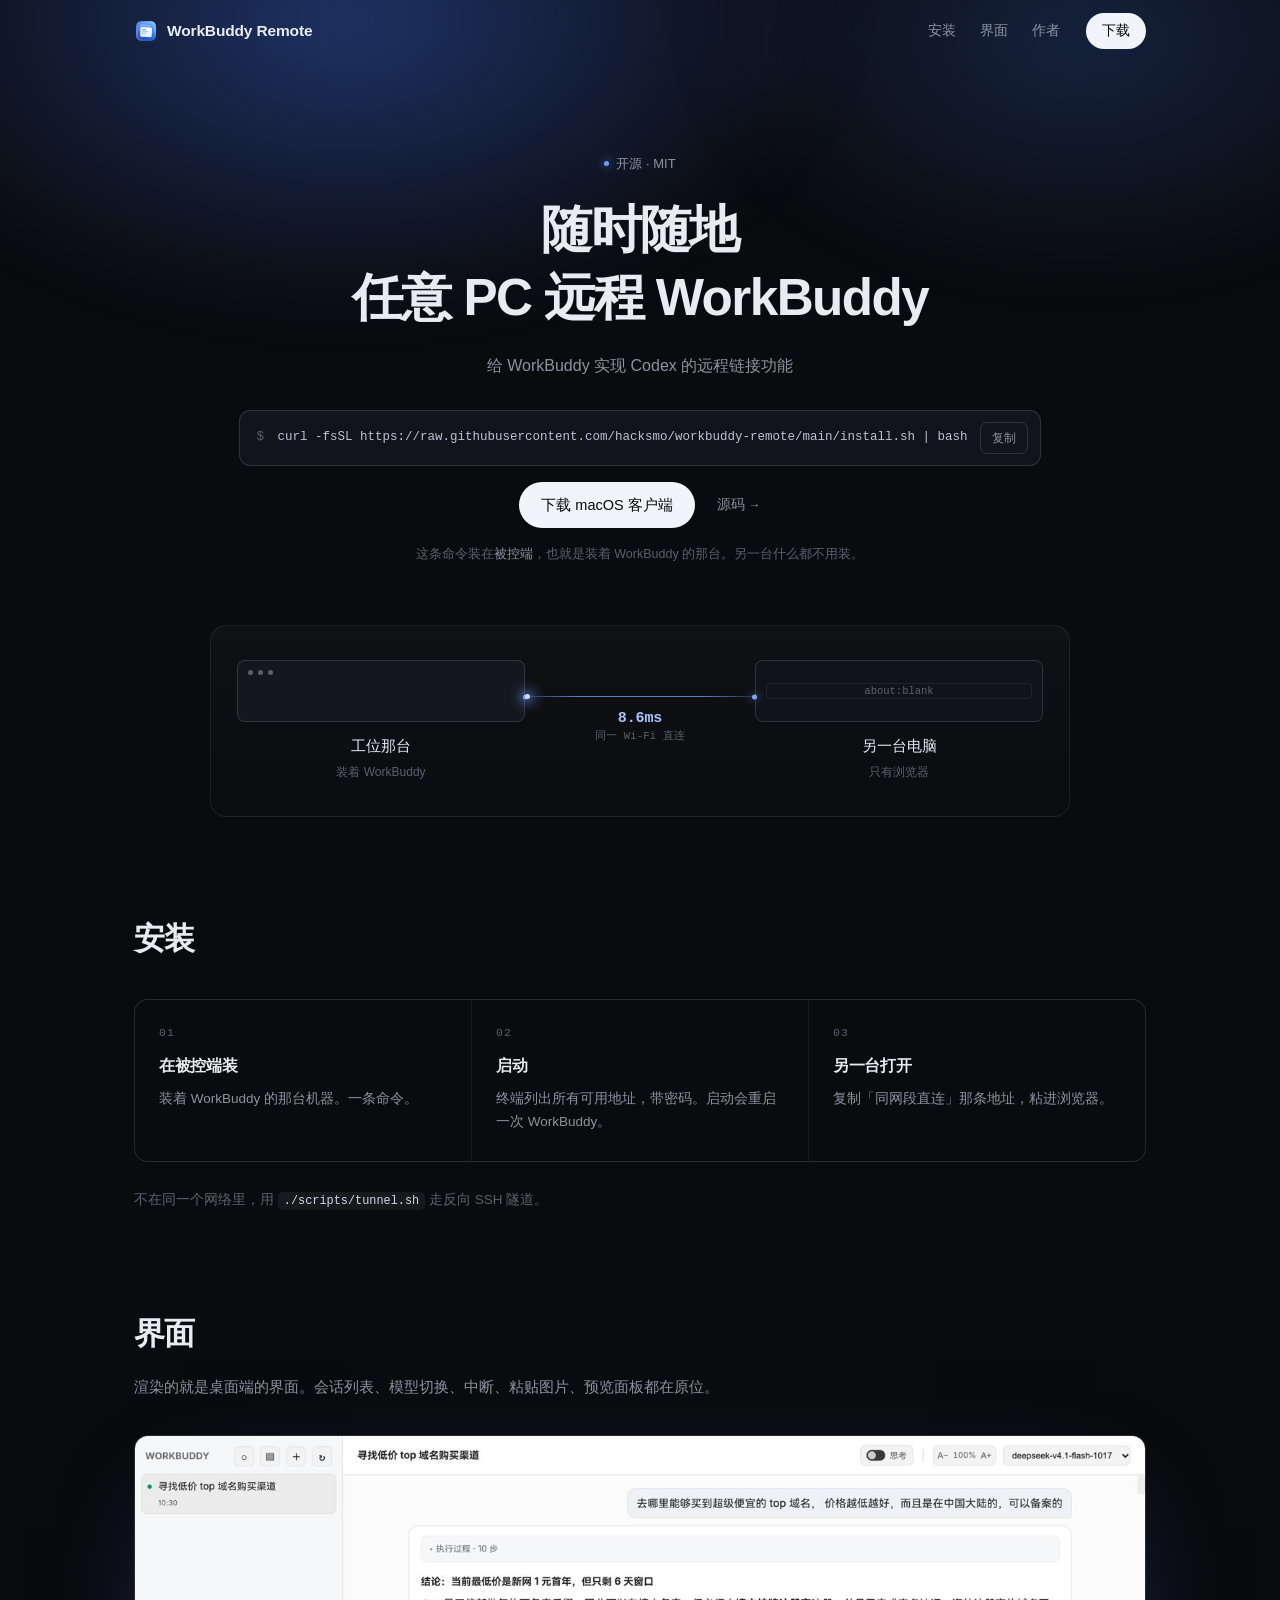
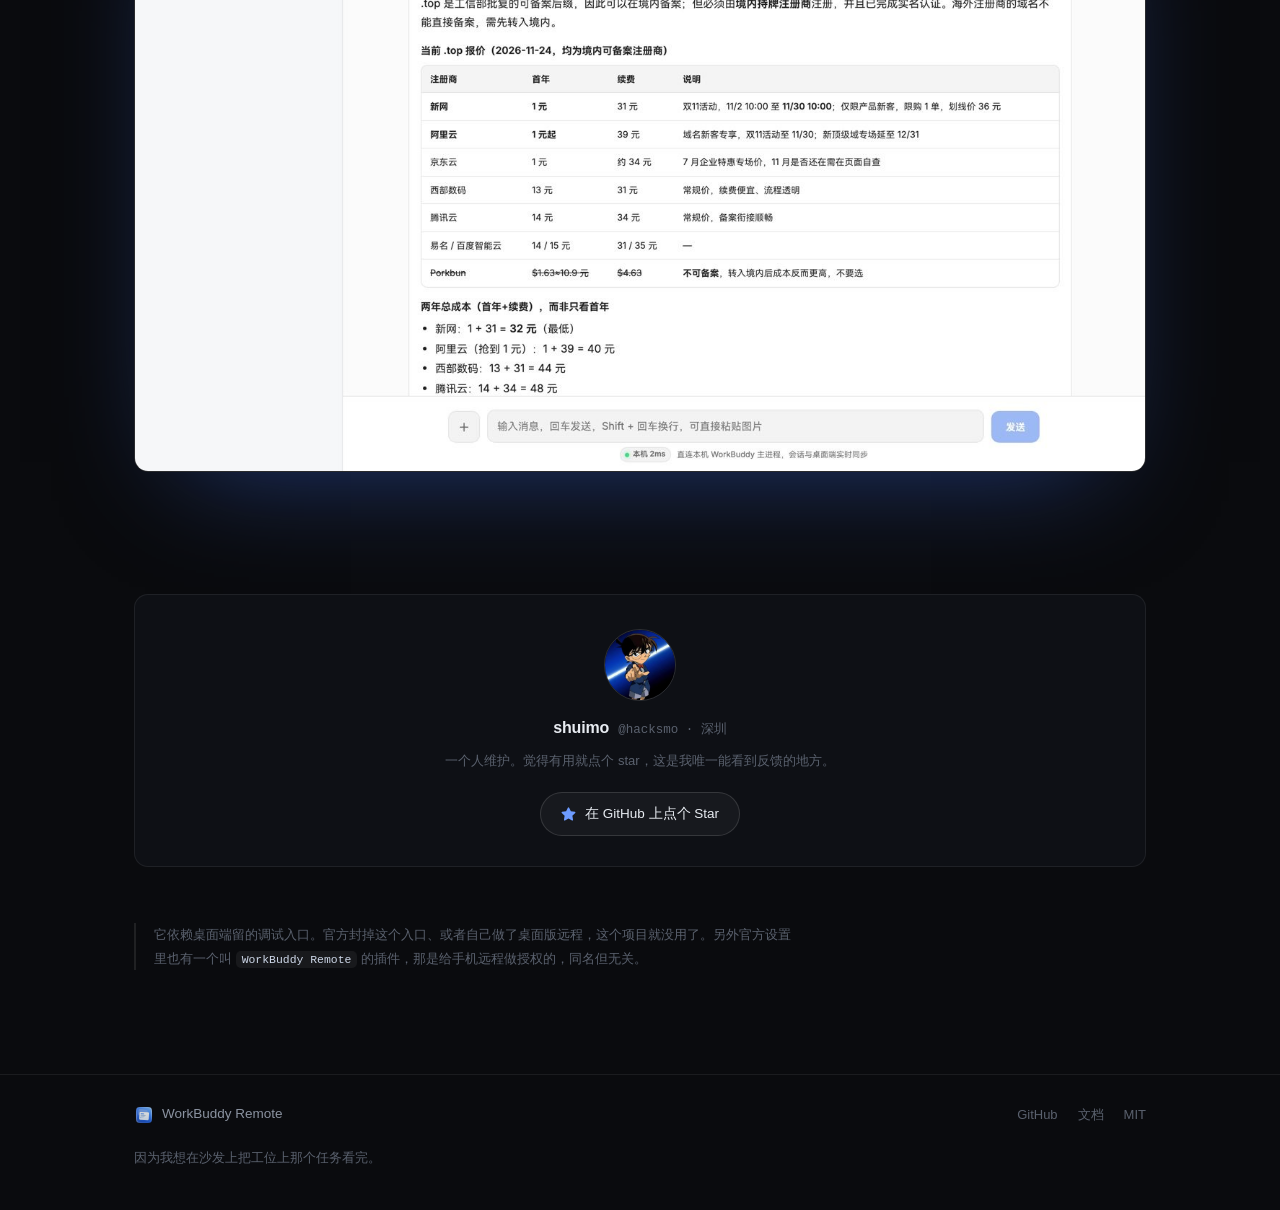
<file: site/index.html>
<!DOCTYPE html>
<html lang="zh-CN">
<head>
<meta charset="utf-8">
<meta name="viewport" content="width=device-width, initial-scale=1">
<title>WorkBuddy Remote — 随时随地 任意 PC 远程 WorkBuddy</title>
<meta name="description" content="给 WorkBuddy 实现 Codex 那样的远程链接。在任意一台电脑的浏览器里打开工位那台的完整界面，会话、队列、模型配置都是同一份。开源，MIT。">
<meta name="theme-color" content="#0a0b0e">
<link rel="icon" href="icon-512.png">
<link rel="apple-touch-icon" href="apple-touch-icon.png">
<meta property="og:type" content="website">
<meta property="og:title" content="WorkBuddy Remote — 随时随地 任意 PC 远程 WorkBuddy">
<meta property="og:description" content="给 WorkBuddy 实现 Codex 那样的远程链接。在任意一台电脑的浏览器里打开工位那台的完整界面。开源，MIT。">
<meta property="og:image" content="shot-app.jpg">
<meta name="twitter:card" content="summary_large_image">
<link rel="stylesheet" href="site.css">
</head>
<body>

<nav class="top">
  <div class="wrap">
    <a class="logo" href="/"><img src="icon-512.png" alt="" width="24" height="24">WorkBuddy Remote</a>
    <div class="links">
      <a href="#how">安装</a>
      <a href="#ui">界面</a>
      <a href="#author">作者</a>
    </div>
    <a class="btn sm" href="https://github.com/hacksmo/workbuddy-remote/releases/latest">下载</a>
  </div>
</nav>

<header class="hero">
  <div class="wrap">
    <p class="tag"><i></i>开源 · MIT</p>
    <h1>随时随地<br>任意 PC 远程 WorkBuddy</h1>
    <p class="sub">给 WorkBuddy 实现 Codex 的远程链接功能</p>

    <div class="cta">
      <div class="cmd">
        <div class="cmd-scroll"><code><span class="p">$</span> curl -fsSL https://raw.githubusercontent.com/hacksmo/workbuddy-remote/main/install.sh | bash</code></div>
        <button type="button" class="copy" aria-label="复制安装命令">复制</button>
      </div>
      <div class="row">
        <a class="btn" href="https://github.com/hacksmo/workbuddy-remote/releases/latest/download/WorkBuddy-Remote.dmg">下载 macOS 客户端</a>
        <a class="arrow" href="https://github.com/hacksmo/workbuddy-remote">源码 <span>→</span></a>
      </div>
      <p class="fine">这条命令装在<b>被控端</b>，也就是装着 WorkBuddy 的那台。另一台什么都不用装。</p>
    </div>

    <div class="diagram" aria-label="示意图：工位那台与另一台电脑之间建立直连">
      <div class="node">
        <div class="win-mini">
          <span class="dot"></span><span class="dot"></span><span class="dot"></span>
        </div>
        <b>工位那台</b>
        <em>装着 WorkBuddy</em>
      </div>

      <div class="wire">
        <div class="wire-line"><span class="pulse"></span></div>
        <div class="wire-tag"><b>8.6ms</b><em>同一 Wi-Fi 直连</em></div>
      </div>

      <div class="node right">
        <div class="win-mini bare">
          <span class="url">about:blank</span>
        </div>
        <b>另一台电脑</b>
        <em>只有浏览器</em>
      </div>
    </div>
  </div>
</header>

<section id="how" class="sec">
  <div class="wrap">
    <h2>安装</h2>
    <div class="steps">
      <div class="step">
        <span class="n">01</span>
        <h3>在被控端装</h3>
        <p>装着 WorkBuddy 的那台机器。一条命令。</p>
      </div>
      <div class="step">
        <span class="n">02</span>
        <h3>启动</h3>
        <p>终端列出所有可用地址，带密码。启动会重启一次 WorkBuddy。</p>
      </div>
      <div class="step">
        <span class="n">03</span>
        <h3>另一台打开</h3>
        <p>复制「同网段直连」那条地址，粘进浏览器。</p>
      </div>
    </div>
    <p class="note">不在同一个网络里，用 <code>./scripts/tunnel.sh</code> 走反向 SSH 隧道。</p>
  </div>
</section>

<section id="ui" class="sec">
  <div class="wrap">
    <h2>界面</h2>
    <p class="lead">渲染的就是桌面端的界面。会话列表、模型切换、中断、粘贴图片、预览面板都在原位。</p>
    <div class="shot">
      <a href="shot-app.jpg" target="_blank" rel="noopener">
        <img src="shot-app.jpg" alt="在另一台电脑浏览器里打开的 WorkBuddy 界面" loading="lazy">
      </a>
    </div>
    <p class="shot-hint">点开看大图</p>
  </div>
</section>

<section id="author" class="sec">
  <div class="wrap">
    <div class="author-card">
      <img class="avatar" src="avatar.jpg" alt="shuimo" width="72" height="72">
      <b>shuimo<span>@hacksmo · 深圳</span></b>
      <p>一个人维护。觉得有用就点个 star，这是我唯一能看到反馈的地方。</p>
      <a class="star" href="https://github.com/hacksmo/workbuddy-remote" target="_blank" rel="noopener" aria-label="在 GitHub 上给 WorkBuddy Remote 点 star">
        <svg viewBox="0 0 16 16" width="15" height="15" aria-hidden="true"><path fill="currentColor" d="M8 .25a.75.75 0 0 1 .673.418l1.882 3.815 4.21.612a.75.75 0 0 1 .416 1.279l-3.046 2.97.719 4.192a.75.75 0 0 1-1.088.791L8 12.347l-3.766 1.98a.75.75 0 0 1-1.088-.79l.72-4.194L.818 6.374a.75.75 0 0 1 .416-1.28l4.21-.611L7.327.668A.75.75 0 0 1 8 .25Z"/></svg>
        <span>在 GitHub 上点个 Star</span>
        <em class="cnt" hidden></em>
      </a>
    </div>
  </div>
</section>

<section class="sec sec-note">
  <div class="wrap">
    <p class="caveat">它依赖桌面端留的调试入口。官方封掉这个入口、或者自己做了桌面版远程，这个项目就没用了。另外官方设置里也有一个叫 <code>WorkBuddy Remote</code> 的插件，那是给手机远程做授权的，同名但无关。</p>
  </div>
</section>

<footer>
  <div class="wrap">
    <div class="f-left">
      <img src="icon-512.png" alt="" width="20" height="20">
      <span>WorkBuddy Remote</span>
    </div>
    <div class="f-right">
      <a href="https://github.com/hacksmo/workbuddy-remote">GitHub</a>
      <a href="https://github.com/hacksmo/workbuddy-remote/blob/main/README.md">文档</a>
      <a href="https://github.com/hacksmo/workbuddy-remote/blob/main/LICENSE">MIT</a>
    </div>
  </div>
  <div class="wrap f-note">
    <p>因为我想在沙发上把工位上那个任务看完。</p>
  </div>
</footer>

<script>
/* 复制安装命令 */
document.querySelector('.copy')?.addEventListener('click', function () {
  var cmd = 'curl -fsSL https://raw.githubusercontent.com/hacksmo/workbuddy-remote/main/install.sh | bash';
  var btn = this, old = btn.textContent;
  var done = function () {
    btn.textContent = '已复制'; btn.classList.add('ok');
    setTimeout(function () { btn.textContent = old; btn.classList.remove('ok'); }, 1600);
  };
  if (navigator.clipboard && window.isSecureContext) {
    navigator.clipboard.writeText(cmd).then(done, function () {});
  } else {
    var ta = document.createElement('textarea');
    ta.value = cmd; ta.style.position = 'fixed'; ta.style.opacity = '0';
    document.body.appendChild(ta); ta.select();
    try { document.execCommand('copy'); done(); } catch (e) {}
    document.body.removeChild(ta);
  }
  /* 窄屏命令条是横向滚动的，复制后滚到末尾，让人看到 | bash 结尾 */
  var box = document.querySelector('.cmd code');
  if (box && box.scrollWidth > box.clientWidth) box.scrollLeft = box.scrollWidth;
});

/* 旧的带密码链接：以前书签里存的是 https://wb.hackmo.net/?token=xxx，
   现在根路径是官网了。检测到 token 就直接转到应用，别让老链接失效。 */
(function () {
  var t = new URLSearchParams(location.search).get('token');
  if (t) location.replace('/app?token=' + encodeURIComponent(t));
})();

/* 命令条只有在真的放不下时才显示右侧渐隐。
   桌面端整条命令是 713px、容器也是 713px，无条件画遮罩会把
   结尾的 `| bash` 盖住一半，看起来像命令被截断了。 */
(function () {
  var sc = document.querySelector('.cmd-scroll');
  var code = sc && sc.querySelector('code');
  if (!code) return;
  var sync = function () { sc.classList.toggle('scrollable', code.scrollWidth > code.clientWidth + 1); };
  sync(); addEventListener('resize', sync);
  if (document.fonts && document.fonts.ready) document.fonts.ready.then(sync);
})();

/* 导航滚动时加背景 */
(function () {
  var nav = document.querySelector('nav.top');
  var on = function () { nav.classList.toggle('scrolled', window.scrollY > 12); };
  on(); addEventListener('scroll', on, { passive: true });
})();

/* star 数。拿不到、或者还是 0 就不显示数字 —— 新仓库挂个「0」比不挂更难看。
   走 GitHub 公开 API，有 60 次/小时的限流，失败是常态，所以静默降级。 */
(function () {
  var el = document.querySelector('.star .cnt');
  if (!el) return;
  fetch('https://api.github.com/repos/hacksmo/workbuddy-remote', {
    headers: { Accept: 'application/vnd.github+json' }
  }).then(function (r) { return r.ok ? r.json() : null; }).then(function (d) {
    if (!d || !d.stargazers_count) return;
    el.textContent = d.stargazers_count;
    el.hidden = false;
  }).catch(function () {});
})();
</script>
</body>
</html>
</file>
<file: site/site.css>
/* ==========================================================================
   WorkBuddy Remote — 官网
   深色、单一强调色（取应用图标的蓝）。版式参考 Sift 官网的骨架：
   fixed nav → 大标题 → 一行安装 → 事实条 → 分节 → 对比表 → 页脚。
   但视觉语言按这个项目的性格来：线更少、更冷、不用 macOS 窗口样例，
   首屏放的是一条「两台机器连着」的线。
   ========================================================================== */

:root {
  --bg: #0a0b0e;
  --bg2: #0e1015;
  --card: #11141a;
  --line: rgba(255, 255, 255, .07);
  --line2: rgba(255, 255, 255, .13);
  --tx: #e8ecf2;
  --mu: #8b93a1;
  --mu2: #5a616e;
  --blue: #6d9bff;
  --blue-d: #3b6ae0;
  --ok: #7ee0a8;
  --sans: -apple-system, "SF Pro Text", "PingFang SC", "Hiragino Sans GB",
          "Microsoft YaHei", "Helvetica Neue", Arial, sans-serif;
  --mono: ui-monospace, "SF Mono", Menlo, Consolas, monospace;
}

* { box-sizing: border-box; margin: 0; padding: 0 }

html {
  scroll-behavior: smooth;
  color-scheme: dark;
  scroll-padding-top: 84px;
}

body {
  background: var(--bg);
  color: var(--tx);
  font: 16px/1.68 var(--sans);
  -webkit-font-smoothing: antialiased;
  overflow-x: hidden;
}

a { color: inherit; text-decoration: none }
button { font: inherit; color: inherit; background: none; border: 0; cursor: pointer }
img { max-width: 100%; display: block }
:focus-visible { outline: 2px solid var(--blue); outline-offset: 3px; border-radius: 6px }

.wrap { max-width: 1060px; margin: 0 auto; padding: 0 24px }

h1, h2, h3 { font-weight: 600; letter-spacing: -.02em }
code {
  font-family: var(--mono);
  font-size: .88em;
  background: rgba(255, 255, 255, .06);
  border-radius: 5px;
  padding: 2px 6px;
  color: #cdd7e8;
}

/* ---------- nav ---------- */
nav.top {
  position: fixed; inset: 0 0 auto 0; z-index: 50;
  border-bottom: 1px solid transparent;
  transition: background .3s, border-color .3s;
}
nav.top.scrolled {
  background: rgba(10, 11, 14, .76);
  backdrop-filter: blur(14px); -webkit-backdrop-filter: blur(14px);
  border-color: var(--line);
}
nav.top .wrap { height: 62px; display: flex; align-items: center; gap: 26px }
.logo {
  display: flex; align-items: center; gap: 9px;
  font-weight: 600; font-size: 15.5px; letter-spacing: -.01em;
  margin-right: auto; white-space: nowrap;
}
.logo img { width: 24px; height: 24px; border-radius: 7px }
.links { display: flex; gap: 24px; font-size: 14px; color: var(--mu) }
.links a { transition: color .2s; white-space: nowrap }
.links a:hover { color: var(--tx) }

.btn {
  display: inline-flex; align-items: center; justify-content: center; gap: 8px;
  background: #f1f4f9; color: #080a0d;
  border-radius: 999px; padding: 11px 22px;
  font-size: 14.5px; font-weight: 500; white-space: nowrap;
  transition: transform .2s, box-shadow .2s;
}
.btn:hover { transform: translateY(-1px); box-shadow: 0 8px 28px -6px rgba(109, 155, 255, .5) }
.btn.sm { padding: 7px 16px; font-size: 13.5px }
.arrow { font-size: 14px; color: var(--mu); transition: color .2s }
.arrow span { font-size: 12px }
.arrow:hover { color: var(--tx) }

/* ---------- hero ---------- */
/* overflow:hidden 是必须的。两块极光是 1000px / 760px 的大圆，
   用负偏移推到容器外面；不裁的话它们会把 documentElement.scrollWidth
   撑到 954px（390 的屏），部分移动浏览器因此允许整页左右拖，
   表现为「稍微一碰就滑走」。body 上的 overflow-x:hidden 只管视觉，
   不影响 scrollWidth，别指望它。 */
.hero { position: relative; padding: 148px 0 0; text-align: center; overflow: hidden }

/* 极光：两块大半径柔光，慢慢飘。给深色底一点空间感，
   不抢内容——所以不透明度压得很低，最亮处也只有 .5。 */
.hero::before, .hero::after {
  content: ""; position: absolute; border-radius: 50%;
  filter: blur(30px); pointer-events: none; z-index: -1;
}
.hero::before {
  width: 1000px; height: 600px; left: -12%; top: -280px;
  background: radial-gradient(closest-side, rgba(59, 106, 224, .42), rgba(59, 106, 224, 0));
  animation: drift 24s ease-in-out infinite alternate;
}
.hero::after {
  width: 760px; height: 480px; right: -14%; top: -200px;
  background: radial-gradient(closest-side, rgba(45, 82, 160, .34), rgba(45, 82, 160, 0));
  animation: drift 30s ease-in-out infinite alternate-reverse;
}
@keyframes drift { to { transform: translate3d(80px, 44px, 0) scale(1.06) } }

.tag {
  display: inline-flex; align-items: center; gap: 7px;
  font-size: 13px; color: var(--mu); margin-bottom: 22px;
}
.tag i {
  width: 5px; height: 5px; border-radius: 50%;
  background: var(--blue); box-shadow: 0 0 10px var(--blue);
}

.hero h1 {
  font-size: clamp(26px, 4vw, 52px);
  line-height: 1.32;
  letter-spacing: -.03em;
  font-weight: 600;
}
.sub {
  max-width: 620px; margin: 20px auto 0;
  color: var(--mu); font-size: 16px; line-height: 1.75;
}
/* 副标题里那个 <br class="wide"> 只在宽屏断行。
   窄屏留着它，最后一行会只剩五六个字，配上居中对齐很难看。
   让它在窄屏失效，文字自然回流即可。 */
@media (max-width: 700px) {
  .sub br.wide { display: none }
}

.cta { margin-top: 30px; display: flex; flex-direction: column; align-items: center; gap: 16px }
.cta .row {
  display: flex; gap: 22px; align-items: center;
  flex-wrap: wrap; justify-content: center;
}
.fine { font-size: 12.5px; color: var(--mu2); line-height: 1.7; max-width: 480px }
.fine b { color: var(--mu); font-weight: 500 }

/* 安装命令条：等宽字体 + 右侧复制。
   窄屏下这条命令比屏幕宽，绝不能让它撑破布局 —— 所以 code 自己横向滚动，
   并且在右边缘加一层渐隐，暗示「还能往右拖」。没有渐隐的话，
   用户看到的是被硬切掉的半截 URL，会以为页面坏了。 */
.cmd {
  display: flex; align-items: center; gap: 12px;
  max-width: 100%;
  background: var(--card);
  border: 1px solid var(--line2);
  border-radius: 11px;
  padding: 11px 12px 11px 16px;
  text-align: left;
}
.cmd .cmd-scroll { position: relative; min-width: 0; flex: 1; overflow: hidden }
/* 渐隐层只在代码真的溢出时才出现（JS 加 .scrollable）。
   之前是无条件画在右侧，桌面端命令本来整条放得下（713px = 713px），
   这层 52px 的遮罩反而把结尾的 `| bash` 盖住了。 */
.cmd .cmd-scroll.scrollable::after {
  content: ""; position: absolute; top: -2px; right: 0; bottom: -2px; width: 52px;
  background: linear-gradient(90deg, rgba(17, 20, 26, 0) 0%, var(--card) 72%);
  pointer-events: none;
}
.cmd code {
  display: block;
  /* min-width 和 max-width 缺一不可。
     code 是块级元素，内容 nowrap 会把它的宽度撑到整条命令的长度（407px），
     撑破父级 .cmd-scroll，进而把整个页面的 scrollWidth 顶大。
     手机上表现为「页面能左右滑一点」，本地测试时因为字体加载快没复现，
     一直到线上才看见 415 > 390。 */
  min-width: 0;
  max-width: 100%;
  background: none; padding: 0; font-size: 12.5px; color: #b9c4d6;
  white-space: nowrap; overflow-x: auto; scrollbar-width: none;
}
.cmd code::-webkit-scrollbar { display: none }
.cmd .p { color: var(--mu2); margin-right: 6px }
.copy {
  flex: none; font-size: 12px; color: var(--mu);
  border: 1px solid var(--line2); border-radius: 7px;
  padding: 5px 11px; transition: color .2s, border-color .2s, background .2s;
}
.copy:hover { color: var(--tx); border-color: rgba(255, 255, 255, .3) }
.copy.ok { color: var(--ok); border-color: rgba(126, 224, 168, .4); background: rgba(126, 224, 168, .08) }

/* ---------- 首屏连线示意图 ---------- */
.diagram {
  display: grid;
  grid-template-columns: 1fr minmax(150px, 230px) 1fr;
  align-items: center;
  max-width: 860px;
  margin: 60px auto 0;
  padding: 34px 26px;
  border: 1px solid var(--line);
  border-radius: 16px;
  background: linear-gradient(180deg, rgba(255, 255, 255, .028), rgba(255, 255, 255, .008));
}
.diagram .node { text-align: center }
.diagram .node b { display: block; font-size: 14.5px; font-weight: 500; margin-top: 12px }
.diagram .node em {
  display: block; font-style: normal;
  font-size: 12px; color: var(--mu2); margin-top: 3px;
}

/* 两个窗口的缩略：左边有标题栏三个点，右边只有地址栏，
   差别本身就是「被控端跑着应用 / 控制端只是个浏览器」的暗示。 */
.win-mini {
  height: 62px; border-radius: 8px;
  background: #14171e;
  border: 1px solid var(--line2);
  display: flex; align-items: flex-start; gap: 5px;
  padding: 9px 10px;
}
.win-mini .dot { width: 5px; height: 5px; border-radius: 50%; background: var(--mu2) }
.win-mini.bare { align-items: center; background: #10131a }
.win-mini .url {
  font: 10.5px var(--mono); color: var(--mu2);
  border: 1px solid var(--line); border-radius: 4px;
  padding: 1px 7px; width: 100%;
}

/* 连线：做成一条有端点圆圈的实线，不再靠渐变淡出。
   最早写成两端透明的渐变，结果是整条线几乎看不见 —— 而它是首屏唯一的
   视觉主张，弱化到不可辨就等于没画。现在两端各一个小圆点当「接口」。 */
.wire { position: relative; text-align: center }
.wire-line {
  position: relative; height: 1px;
  background: linear-gradient(90deg, rgba(109, 155, 255, .18), rgba(109, 155, 255, .8) 22%, rgba(109, 155, 255, .8) 78%, rgba(109, 155, 255, .18));
}
.wire-line::before, .wire-line::after {
  content: ""; position: absolute; top: 50%;
  width: 5px; height: 5px; border-radius: 50%;
  background: #7ea6ff; transform: translateY(-50%);
  box-shadow: 0 0 9px rgba(109, 155, 255, .9);
}
.wire-line::before { left: -2px }
.wire-line::after  { right: -2px }
/* 沿着线跑的一个光点，表示「有东西在实时流过去」。 */
.wire-line .pulse {
  position: absolute; top: -2.5px; left: 0;
  width: 5px; height: 5px; border-radius: 50%;
  background: #cfdcff; box-shadow: 0 0 14px 3px rgba(109, 155, 255, .95);
  animation: run 2.6s cubic-bezier(.5, 0, .5, 1) infinite;
}
@keyframes run {
  0% { left: 2%; opacity: 0 }
  15% { opacity: 1 }
  85% { opacity: 1 }
  100% { left: 94%; opacity: 0 }
}
/* 标签压在线的下方中间，数值比说明重，一眼能抓到这个项目的速度卖点。 */
.wire-tag {
  margin-top: 13px; white-space: nowrap;
  display: flex; flex-direction: column; align-items: center; gap: 1px;
}
.wire-tag b {
  font: 600 15px var(--mono); color: #a9c4ff;
  letter-spacing: -.01em;
}
.wire-tag em {
  font-style: normal; font-size: 10.5px; color: var(--mu2);
  font-family: var(--mono); letter-spacing: .02em;
}

/* ---------- 通用分节 ---------- */
.sec { padding: 96px 0 0 }
.sec > .wrap > h2 {
  font-size: clamp(22px, 2.6vw, 31px);
  letter-spacing: -.025em;
  margin-bottom: 14px;
}
.lead {
  max-width: 640px; color: var(--mu);
  font-size: 15px; line-height: 1.78; margin-bottom: 34px;
}
.note {
  margin-top: 26px; font-size: 13.5px; color: var(--mu2);
  max-width: 640px; line-height: 1.75;
}

/* 三步：编号很大、很淡，压在上面当节奏标记，不用图标。 */
.steps {
  display: grid; grid-template-columns: repeat(3, 1fr);
  gap: 1px; background: var(--line);
  border: 1px solid var(--line); border-radius: 14px;
  overflow: hidden; margin-top: 34px;
}
.step { background: var(--bg); padding: 26px 24px 28px }
.step .n {
  display: block; font: 500 11.5px var(--mono);
  color: var(--mu2); letter-spacing: .1em; margin-bottom: 14px;
}
.step h3 { font-size: 15.5px; font-weight: 600; margin-bottom: 8px }
.step p { font-size: 13.5px; line-height: 1.72; color: var(--mu) }

/* 截图：只给一层很淡的描边和外扩光，不用窗口假 chrome ——
   图里本来就是一个完整的界面，再套一层浏览器框会显得廉价。 */
.shot {
  border: 1px solid var(--line2);
  border-radius: 14px;
  overflow: hidden;
  box-shadow: 0 40px 110px -50px rgba(59, 106, 224, .55);
}
.shot img { width: 100%; height: auto }
.shot a { display: block; line-height: 0 }
/* 提示只在窄屏出现。桌面上截图本来就是 1400px 铺满，不需要点开。 */
.shot-hint { display: none }

/* ---------- 作者 / star ---------- */
/* 单作者页面的署名区。用户说原来「没有样式、排版拉跨」，原因很实在：
   整页其他节都是「h2 + 卡片」，只有这块是几个裸元素在 620px 里散着摆，
   头像和 Star 中间空 400px。
   现在按作者卡的标准做法来（avatar / name / bio / 一个 action），
   改成居中竖排 —— 只有一个人，横排一定会剩出大片空白；
   竖排每行都是居中的，空白变成对称的留白，看着像有意留的。
   参考：Zed 的团队页、sitemd 的 author-card 规范。 */
.author-card {
  margin-top: 26px;
  padding: 34px 24px 30px;
  border: 1px solid var(--line);
  border-radius: 14px;
  background: var(--bg2);
  text-align: center;
}
.author-card .avatar {
  width: 72px; height: 72px;
  border-radius: 50%;
  border: 1px solid var(--line2);
  margin: 0 auto;
}
.author-card > b {
  display: flex; align-items: baseline; justify-content: center; gap: 9px;
  flex-wrap: wrap;
  margin-top: 14px;
  font-size: 16px; font-weight: 600; color: var(--tx);
  letter-spacing: -.01em;
}
.author-card > b span {
  font: 400 12.5px var(--mono); color: var(--mu2);
  letter-spacing: 0;
}
.author-card > p {
  font-size: 13px; line-height: 1.7; color: var(--mu2);
  /* 390px 会让「…反馈的地方。」折出孤零零的三个字。
     放到 420 一行正好放下，不折行。 */
  margin: 8px auto 0;
  max-width: 420px;
}

/* Star 是这块唯一的主操作，居中放在下面，和上面的文字形成一组。
   做法和 .btn 一致：胶囊、按压回弹、hover 有蓝边。 */
.author-card .star {
  display: inline-flex; align-items: center; justify-content: center; gap: 9px;
  margin-top: 20px;
  padding: 10px 20px;
  border: 1px solid var(--line2);
  border-radius: 999px;
  font-size: 13.5px; font-weight: 500; color: var(--tx);
  text-decoration: none;
  background: rgba(255, 255, 255, .04);
  transition: border-color .18s, background .18s, transform .18s;
}
.author-card .star:hover {
  border-color: rgba(109, 155, 255, .55);
  background: rgba(109, 155, 255, .1);
  transform: translateY(-1px);
}
.author-card .star:active { transform: scale(.97) }
.author-card .star svg { color: var(--blue); flex-shrink: 0 }
/* 数字用等宽、浅一档，别让它和文字抢注意力 */
.author-card .star .cnt {
  font-family: var(--mono); font-size: 12px;
  color: var(--mu); padding-left: 9px;
  border-left: 1px solid var(--line2);
  font-style: normal;
  font-variant-numeric: tabular-nums;
}

/* 边界说明不单独起一节标题，压成一段小字。
   它该被读到，但不该在页面上占一个和「安装」「界面」同级的标题。 */
.caveat {
  font-size: 13px; line-height: 1.8; color: var(--mu2);
  max-width: 660px;
  padding-left: 18px;
  border-left: 2px solid rgba(255, 255, 255, .09);
}
/* 这段只有三行字、没有标题，撑不住 .sec 的 96px 上间距。
   间距改由 section 自己给，不要再给 .caveat 加 margin-top ——
   两个都加会叠成 152px，中间留一条空洞。 */
.sec-note { padding-top: 56px }

/* ---------- footer ---------- */
footer {
  margin-top: 104px;
  border-top: 1px solid var(--line);
  padding: 28px 0 40px;
}
footer .wrap { display: flex; align-items: center; gap: 20px }
.f-left {
  display: flex; align-items: center; gap: 8px;
  font-size: 13.5px; color: var(--mu);
  margin-right: auto;
}
.f-left img { width: 20px; height: 20px; border-radius: 6px; opacity: .85 }
.f-right { display: flex; gap: 20px; font-size: 13px; color: var(--mu2) }
.f-right a { transition: color .2s }
.f-right a:hover { color: var(--tx) }
.f-note { margin-top: 22px }
.f-note p { font-size: 12.5px; color: var(--mu2) }

/* ---------- 窄屏 ---------- */
/* 501–860：平板 / 窄窗口。
   示意图在这里保持横排 —— 768px 放两个 220px 的节点加一条线绰绰有余，
   竖排会把首屏拉得很长，还要多滚一屏才能看到事实条。
   只有真正的手机宽度（<=500）才转竖排。 */
@media (max-width: 860px) and (min-width: 501px) {
  .links { display: none }
  .hero { padding-top: 108px }
  .steps { grid-template-columns: 1fr }
  footer .wrap { flex-direction: column; align-items: flex-start; gap: 14px }
}

@media (max-width: 560px) {
  .wrap { padding: 0 18px }
  .cmd { padding: 10px; gap: 8px; width: 100% }
  /* 12.5px 在手机上不好读，而且这条命令是唯一入口，不该缩到次要。
     11px 那版截图里已经糊成一片，加到 12px 并缩小左右内边距换空间。 */
  .cmd code { font-size: 12px }
  .cmd .cmd-scroll.scrollable::after { width: 44px }
  .cta .row { gap: 14px }
  .sec { padding-top: 72px }
}

@media (max-width: 500px) {
  .links { display: none }
  .hero { padding-top: 108px }

  /* 截图收一下：手机上一张 1400px 宽的桌面截图缩到 350px 后，
     里面的字一个也看不清。所以给它一个可点的大图入口 + 一行提示。
     不删这张图是因为「长什么样」是访客最想知道的事之一。 */
  .shot { border-radius: 10px }
  .shot-hint {
    display: block; text-align: center;
    font-size: 12px; color: var(--mu2); margin-top: 10px;
  }

  /* 示意图竖排。
     原来两个窗口缩略是高度 62px 的横条，竖排后显得又扁又空，
     上下留白加起来比内容还高。窄屏下把框压矮、间距收紧，
     让它读起来像两个节点而不是两块空白。 */
  .diagram {
    grid-template-columns: 1fr;
    gap: 0; padding: 22px 16px;
  }
  .diagram .node b { margin-top: 9px; font-size: 14px }
  .diagram .win-mini { height: 44px; padding: 7px 9px }

  /* 标签改成绝对定位后不再撑高 .wire，这里补回一点，避免贴住上下两个框 */
  .wire { padding: 16px 0 }
  .wire-line {
    width: 1px; height: 26px; margin: 0 auto;
    background: linear-gradient(180deg, rgba(109, 155, 255, .18), rgba(109, 155, 255, .8) 22%, rgba(109, 155, 255, .8) 78%, rgba(109, 155, 255, .18));
  }
  /* 竖排时两端的圆点要挪到上下两端，横排那套 left/right 定位会跑到框外 */
  .wire-line::before { left: 50%; top: -2px; transform: translateX(-50%) }
  .wire-line::after  { left: 50%; top: auto; bottom: -2px; right: auto; transform: translateX(-50%) }
  .wire-line .pulse {
    top: 0; left: -2px;
    animation: run-down 2.6s cubic-bezier(.5, 0, .5, 1) infinite;
  }
  @keyframes run-down {
    0% { top: 2%; opacity: 0 }
    15% { opacity: 1 }
    85% { opacity: 1 }
    100% { top: 92%; opacity: 0 }
  }
  /* 竖排时标签压在中间会打断连线，改成贴在线的右侧 */
  .wire-tag {
    margin-top: 0;
    position: absolute; left: calc(50% + 16px); top: 50%;
    transform: translateY(-50%);
    align-items: flex-start;
  }
  .wire-tag b { font-size: 13px }
  .wire-tag em { font-size: 10px }

  .steps { grid-template-columns: 1fr }

  /* 作者卡在窄屏只需要收紧内边距和头像，结构不动 ——
     它本来就是居中的，窄屏反而更自然。 */
  .author-card { padding: 32px 18px 30px }
  .author-card .avatar { width: 60px; height: 60px }
  .author-card > b { font-size: 15px; margin-top: 12px }
  .author-card .star { margin-top: 18px }

  footer .wrap { flex-direction: column; align-items: flex-start; gap: 14px }
  .f-right { gap: 18px }
}

@media (max-width: 380px) {
  .hero h1 { font-size: 23px }
  /* 320 这种极窄屏，标签贴在连线右侧会顶到容器边缘，缩小并收紧偏移 */
  .wire-tag { left: calc(50% + 12px) }
  .wire-tag b { font-size: 12px }
}

@media (prefers-reduced-motion: reduce) {
  * { animation: none !important; transition: none !important }
  html { scroll-behavior: auto }
}
</file>
